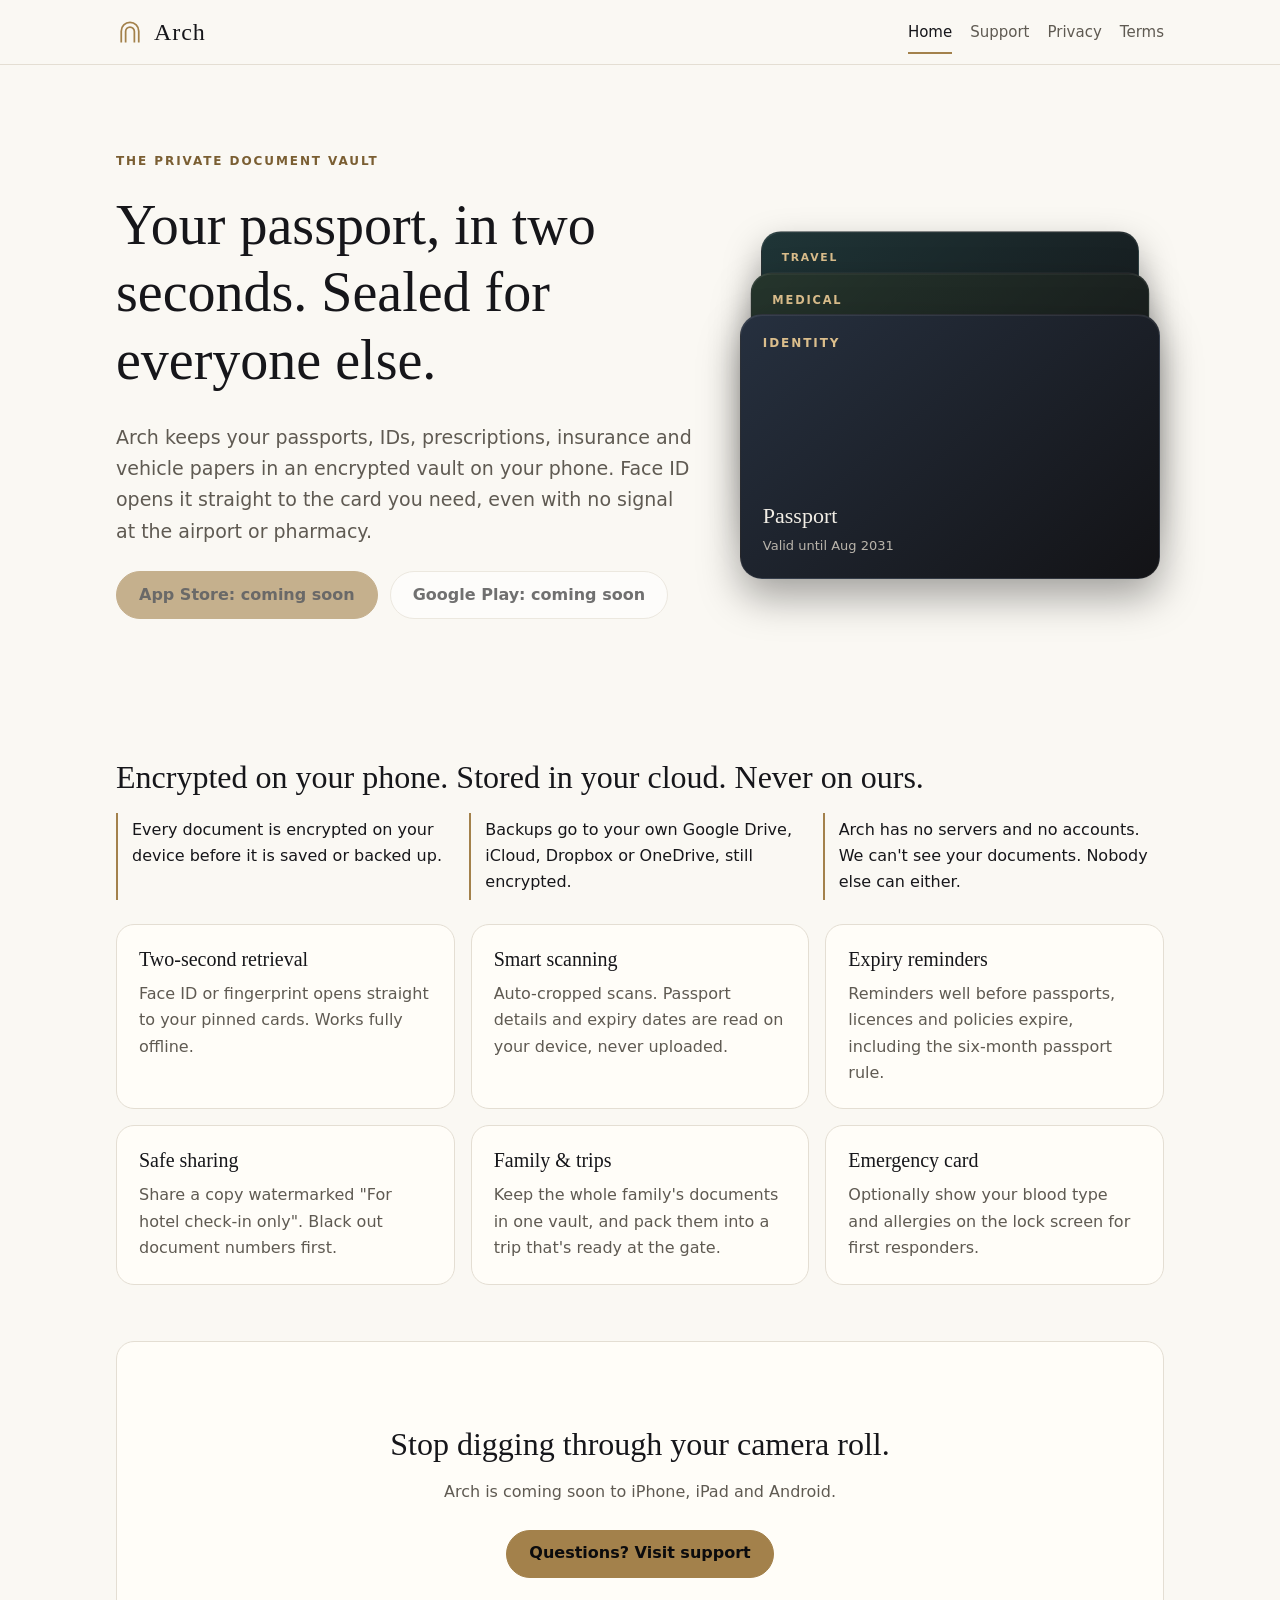
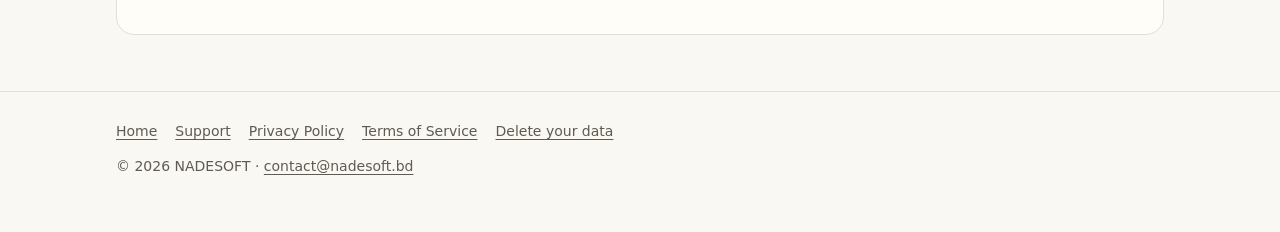
<file: index.html>
<!doctype html>
<html lang="en">
  <head>
    <meta charset="utf-8" />
    <meta name="viewport" content="width=device-width, initial-scale=1" />
    <title>Arch: your documents, sealed</title>
    <meta
      name="description"
      content="Arch is a private, encrypted vault for passports, IDs, prescriptions and insurance. Encrypted on your phone. Stored in your cloud. Never on ours." />
    <meta name="theme-color" content="#0b0b0d" />
    <link rel="stylesheet" href="assets/style.css" />
  </head>
  <body>
    <a class="skip-link" href="#main">Skip to content</a>
    <header class="site-header">
      <div class="wrap">
        <a class="brand" href="index.html" aria-label="Arch home">
          <svg
            viewBox="0 0 32 32"
            aria-hidden="true"
            fill="none"
            stroke="currentColor"
            stroke-width="2">
            <path d="M6 28V15a10 10 0 0 1 20 0v13" />
            <path d="M11 28V15.5a5 5 0 0 1 10 0V28" />
          </svg>
          Arch
        </a>
        <nav class="site-nav" aria-label="Main">
          <a href="index.html" aria-current="page">Home</a>
          <a href="support.html">Support</a>
          <a href="privacy-policy.html">Privacy</a>
          <a href="terms.html">Terms</a>
        </nav>
      </div>
    </header>

    <main id="main" class="wrap">
      <section class="hero">
        <div>
          <p class="overline">The private document vault</p>
          <h1>Your passport, in two seconds. Sealed for everyone else.</h1>
          <p class="lede">
            Arch keeps your passports, IDs, prescriptions, insurance and vehicle papers in an
            encrypted vault on your phone. Face ID opens it straight to the card you need, even with
            no signal at the airport or pharmacy.
          </p>
          <div class="btn-row">
            <a class="btn btn-primary" aria-disabled="true" role="link">App Store: coming soon</a>
            <a class="btn" aria-disabled="true" role="link">Google Play: coming soon</a>
          </div>
        </div>
        <div class="card-stack" aria-hidden="true">
          <div class="doc-card c1">
            <p class="overline">Travel</p>
            <div><strong>Travel insurance</strong><br /><span>Valid until Mar 2027</span></div>
          </div>
          <div class="doc-card c2">
            <p class="overline">Medical</p>
            <div><strong>Prescription</strong><br /><span>Renew in 12 days</span></div>
          </div>
          <div class="doc-card c3">
            <p class="overline">Identity</p>
            <div><strong>Passport</strong><br /><span>Valid until Aug 2031</span></div>
          </div>
        </div>
      </section>

      <h2>Encrypted on your phone. Stored in your cloud. Never on ours.</h2>
      <ul class="promise">
        <li>Every document is encrypted on your device before it is saved or backed up.</li>
        <li>Backups go to your own Google Drive, iCloud, Dropbox or OneDrive, still encrypted.</li>
        <li>
          Arch has no servers and no accounts. We can't see your documents. Nobody else can either.
        </li>
      </ul>

      <section class="features" aria-label="Features">
        <article class="feature">
          <h3>Two-second retrieval</h3>
          <p>Face ID or fingerprint opens straight to your pinned cards. Works fully offline.</p>
        </article>
        <article class="feature">
          <h3>Smart scanning</h3>
          <p>
            Auto-cropped scans. Passport details and expiry dates are read on your device, never
            uploaded.
          </p>
        </article>
        <article class="feature">
          <h3>Expiry reminders</h3>
          <p>
            Reminders well before passports, licences and policies expire, including the six-month
            passport rule.
          </p>
        </article>
        <article class="feature">
          <h3>Safe sharing</h3>
          <p>
            Share a copy watermarked "For hotel check-in only". Black out document numbers first.
          </p>
        </article>
        <article class="feature">
          <h3>Family &amp; trips</h3>
          <p>
            Keep the whole family's documents in one vault, and pack them into a trip that's ready
            at the gate.
          </p>
        </article>
        <article class="feature">
          <h3>Emergency card</h3>
          <p>
            Optionally show your blood type and allergies on the lock screen for first responders.
          </p>
        </article>
      </section>

      <section class="cta">
        <h2>Stop digging through your camera roll.</h2>
        <p class="muted">Arch is coming soon to iPhone, iPad and Android.</p>
        <div class="btn-row">
          <a class="btn btn-primary" href="support.html">Questions? Visit support</a>
        </div>
      </section>
    </main>

    <footer class="site-footer">
      <div class="wrap">
        <nav aria-label="Footer">
          <a href="index.html">Home</a>
          <a href="support.html">Support</a>
          <a href="privacy-policy.html">Privacy Policy</a>
          <a href="terms.html">Terms of Service</a>
          <a href="delete-account.html">Delete your data</a>
        </nav>
        <p>© 2026 NADESOFT · <a href="mailto:contact@nadesoft.bd">contact@nadesoft.bd</a></p>
      </div>
    </footer>
  </body>
</html>
</file>
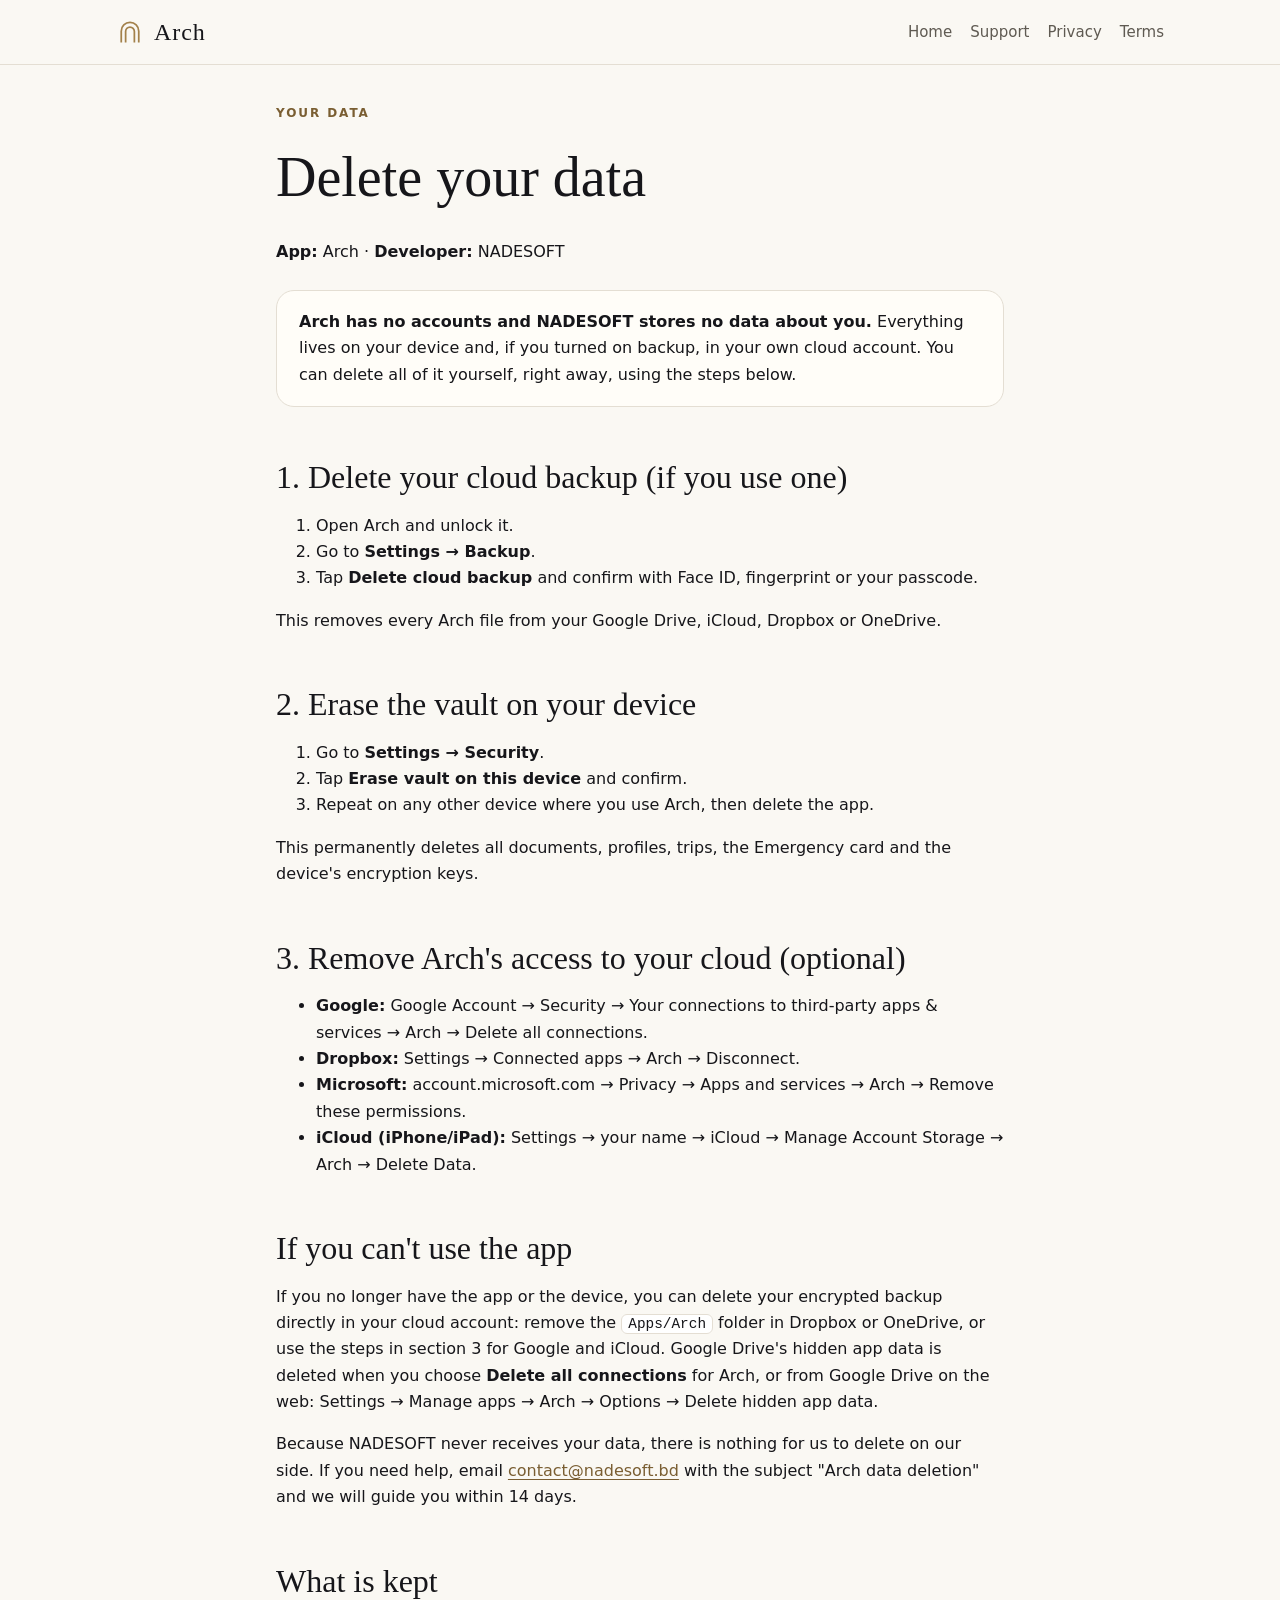
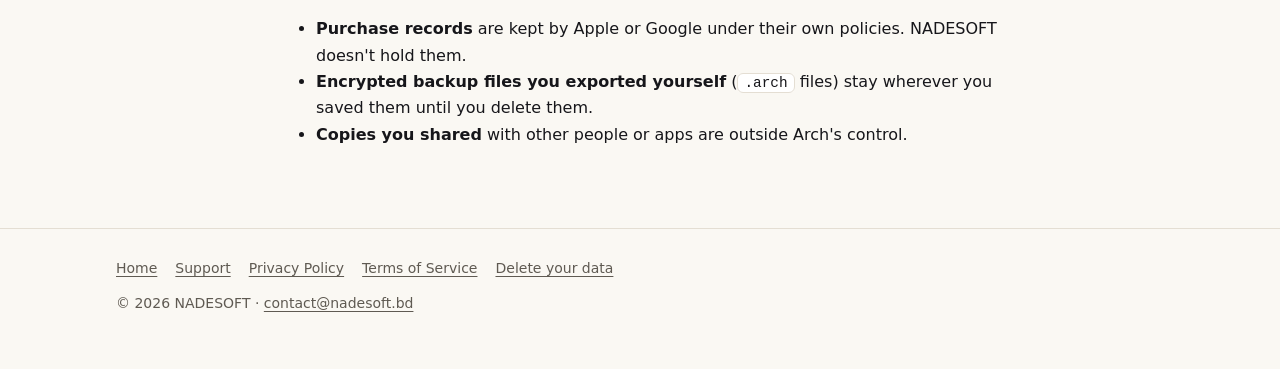
<file: delete-account.html>
<!doctype html>
<html lang="en">
  <head>
    <meta charset="utf-8" />
    <meta name="viewport" content="width=device-width, initial-scale=1" />
    <title>Delete your data · Arch</title>
    <meta
      name="description"
      content="How to delete all your Arch data from your device and your cloud backup." />
    <meta name="theme-color" content="#0b0b0d" />
    <link rel="stylesheet" href="assets/style.css" />
  </head>
  <body>
    <a class="skip-link" href="#main">Skip to content</a>
    <header class="site-header">
      <div class="wrap">
        <a class="brand" href="index.html" aria-label="Arch home">
          <svg
            viewBox="0 0 32 32"
            aria-hidden="true"
            fill="none"
            stroke="currentColor"
            stroke-width="2">
            <path d="M6 28V15a10 10 0 0 1 20 0v13" />
            <path d="M11 28V15.5a5 5 0 0 1 10 0V28" />
          </svg>
          Arch
        </a>
        <nav class="site-nav" aria-label="Main">
          <a href="index.html">Home</a>
          <a href="support.html">Support</a>
          <a href="privacy-policy.html">Privacy</a>
          <a href="terms.html">Terms</a>
        </nav>
      </div>
    </header>

    <main id="main" class="doc">
      <p class="overline">Your data</p>
      <h1>Delete your data</h1>
      <p><strong>App:</strong> Arch · <strong>Developer:</strong> NADESOFT</p>

      <div class="summary">
        <p style="margin: 0">
          <strong>Arch has no accounts and NADESOFT stores no data about you.</strong> Everything
          lives on your device and, if you turned on backup, in your own cloud account. You can
          delete all of it yourself, right away, using the steps below.
        </p>
      </div>

      <h2 id="in-app">1. Delete your cloud backup (if you use one)</h2>
      <ol>
        <li>Open Arch and unlock it.</li>
        <li>Go to <strong>Settings → Backup</strong>.</li>
        <li>
          Tap <strong>Delete cloud backup</strong> and confirm with Face ID, fingerprint or your
          passcode.
        </li>
      </ol>
      <p>This removes every Arch file from your Google Drive, iCloud, Dropbox or OneDrive.</p>

      <h2 id="device">2. Erase the vault on your device</h2>
      <ol>
        <li>Go to <strong>Settings → Security</strong>.</li>
        <li>Tap <strong>Erase vault on this device</strong> and confirm.</li>
        <li>Repeat on any other device where you use Arch, then delete the app.</li>
      </ol>
      <p>
        This permanently deletes all documents, profiles, trips, the Emergency card and the device's
        encryption keys.
      </p>

      <h2 id="revoke">3. Remove Arch's access to your cloud (optional)</h2>
      <ul>
        <li>
          <strong>Google:</strong> Google Account → Security → Your connections to third-party apps
          &amp; services → Arch → Delete all connections.
        </li>
        <li><strong>Dropbox:</strong> Settings → Connected apps → Arch → Disconnect.</li>
        <li>
          <strong>Microsoft:</strong> account.microsoft.com → Privacy → Apps and services → Arch →
          Remove these permissions.
        </li>
        <li>
          <strong>iCloud (iPhone/iPad):</strong> Settings → your name → iCloud → Manage Account
          Storage → Arch → Delete Data.
        </li>
      </ul>

      <h2 id="without-app">If you can't use the app</h2>
      <p>
        If you no longer have the app or the device, you can delete your encrypted backup directly
        in your cloud account: remove the <code>Apps/Arch</code> folder in Dropbox or OneDrive, or
        use the steps in section 3 for Google and iCloud. Google Drive's hidden app data is deleted
        when you choose <strong>Delete all connections</strong> for Arch, or from Google Drive on
        the web: Settings → Manage apps → Arch → Options → Delete hidden app data.
      </p>
      <p>
        Because NADESOFT never receives your data, there is nothing for us to delete on our side. If
        you need help, email
        <a href="mailto:contact@nadesoft.bd?subject=Arch%20data%20deletion">contact@nadesoft.bd</a>
        with the subject "Arch data deletion" and we will guide you within 14 days.
      </p>

      <h2 id="kept">What is kept</h2>
      <ul>
        <li>
          <strong>Purchase records</strong> are kept by Apple or Google under their own policies.
          NADESOFT doesn't hold them.
        </li>
        <li>
          <strong>Encrypted backup files you exported yourself</strong> (<code>.arch</code> files)
          stay wherever you saved them until you delete them.
        </li>
        <li>
          <strong>Copies you shared</strong> with other people or apps are outside Arch's control.
        </li>
      </ul>
    </main>

    <footer class="site-footer">
      <div class="wrap">
        <nav aria-label="Footer">
          <a href="index.html">Home</a>
          <a href="support.html">Support</a>
          <a href="privacy-policy.html">Privacy Policy</a>
          <a href="terms.html">Terms of Service</a>
          <a href="delete-account.html" aria-current="page">Delete your data</a>
        </nav>
        <p>© 2026 NADESOFT · <a href="mailto:contact@nadesoft.bd">contact@nadesoft.bd</a></p>
      </div>
    </footer>
  </body>
</html>
</file>
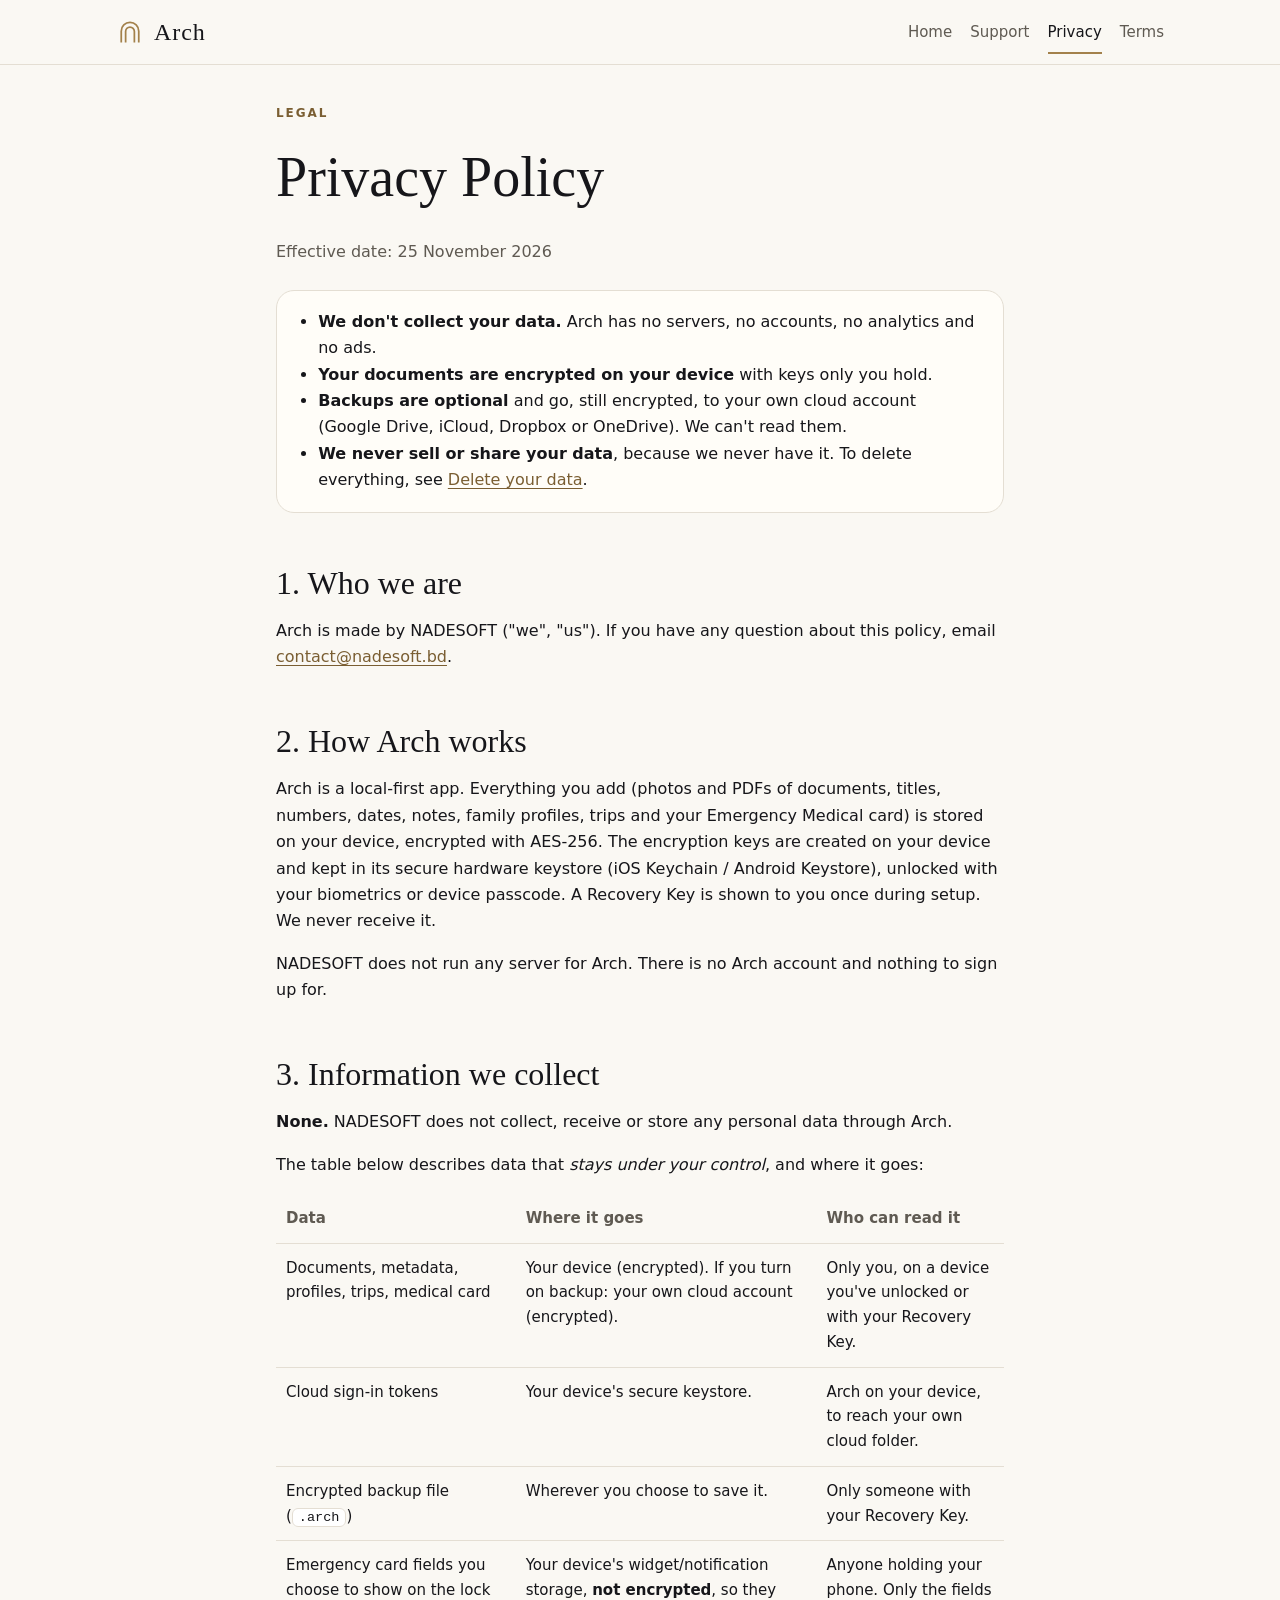
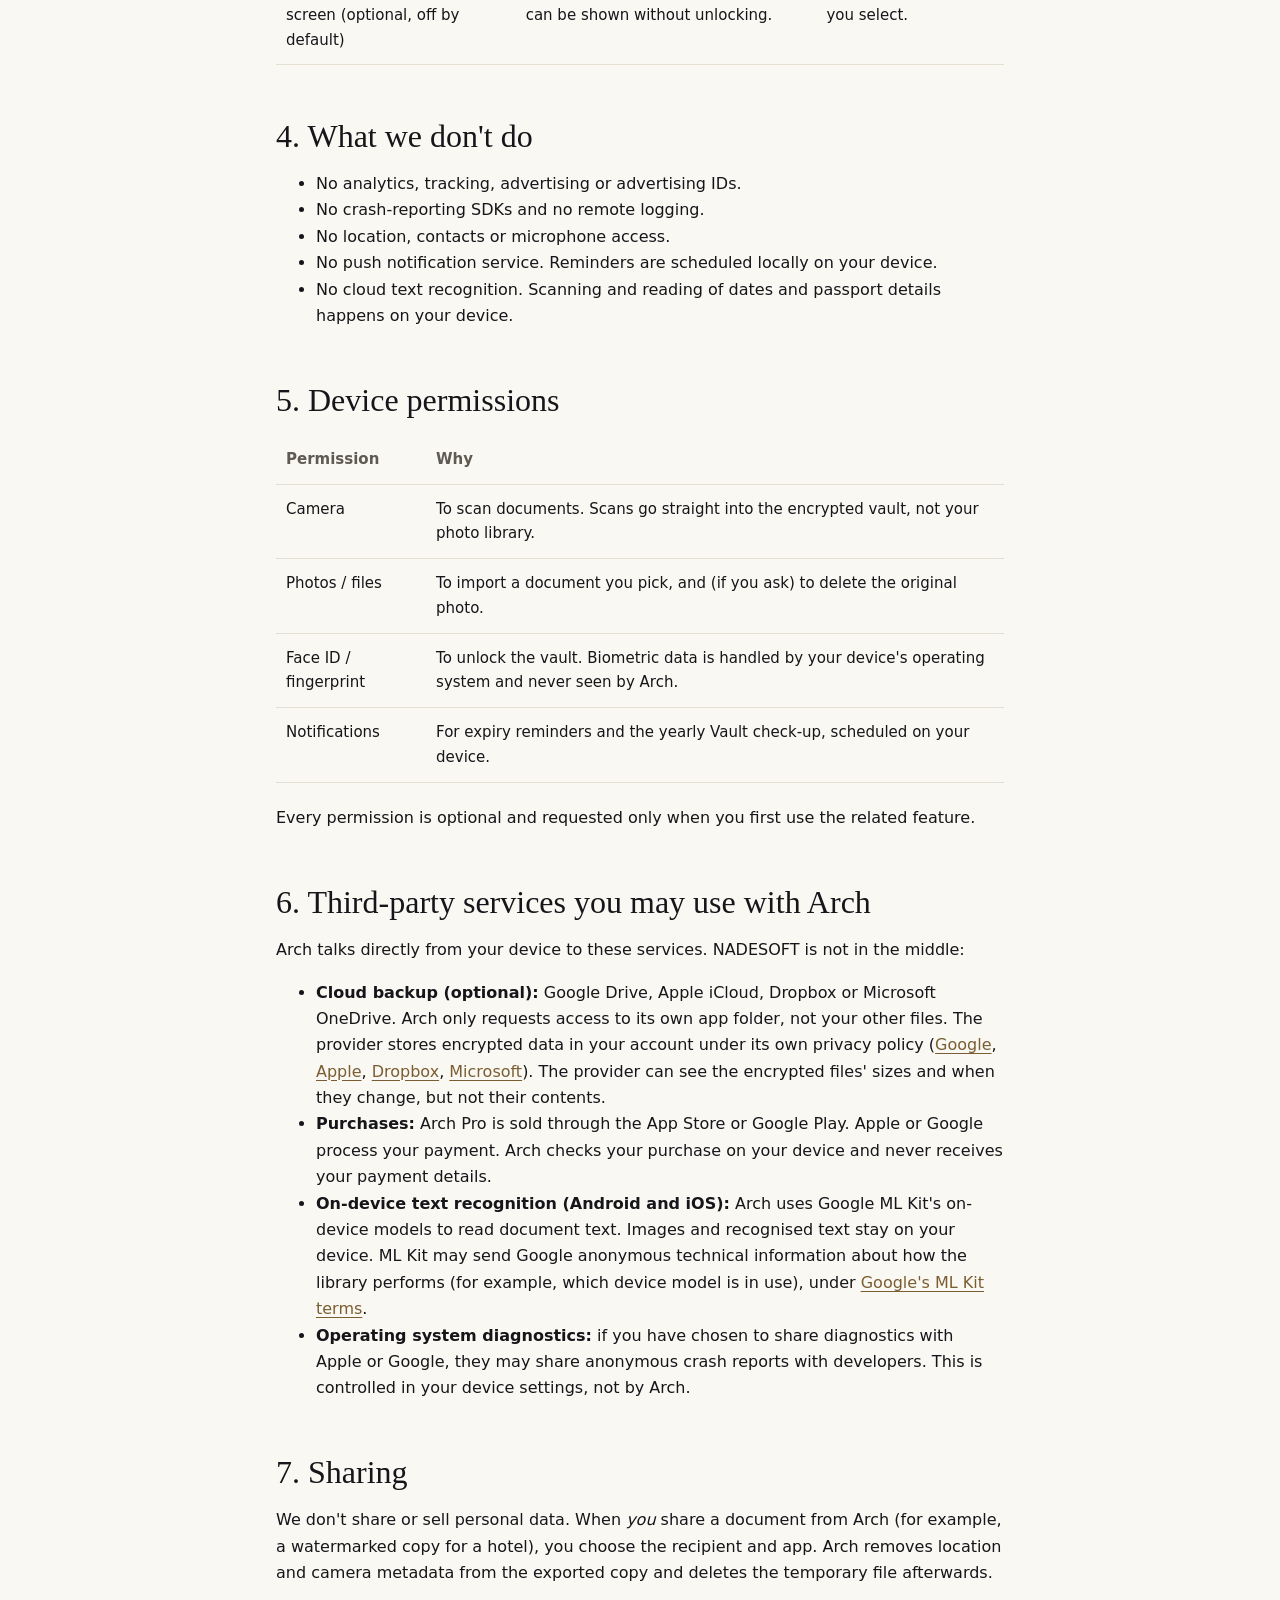
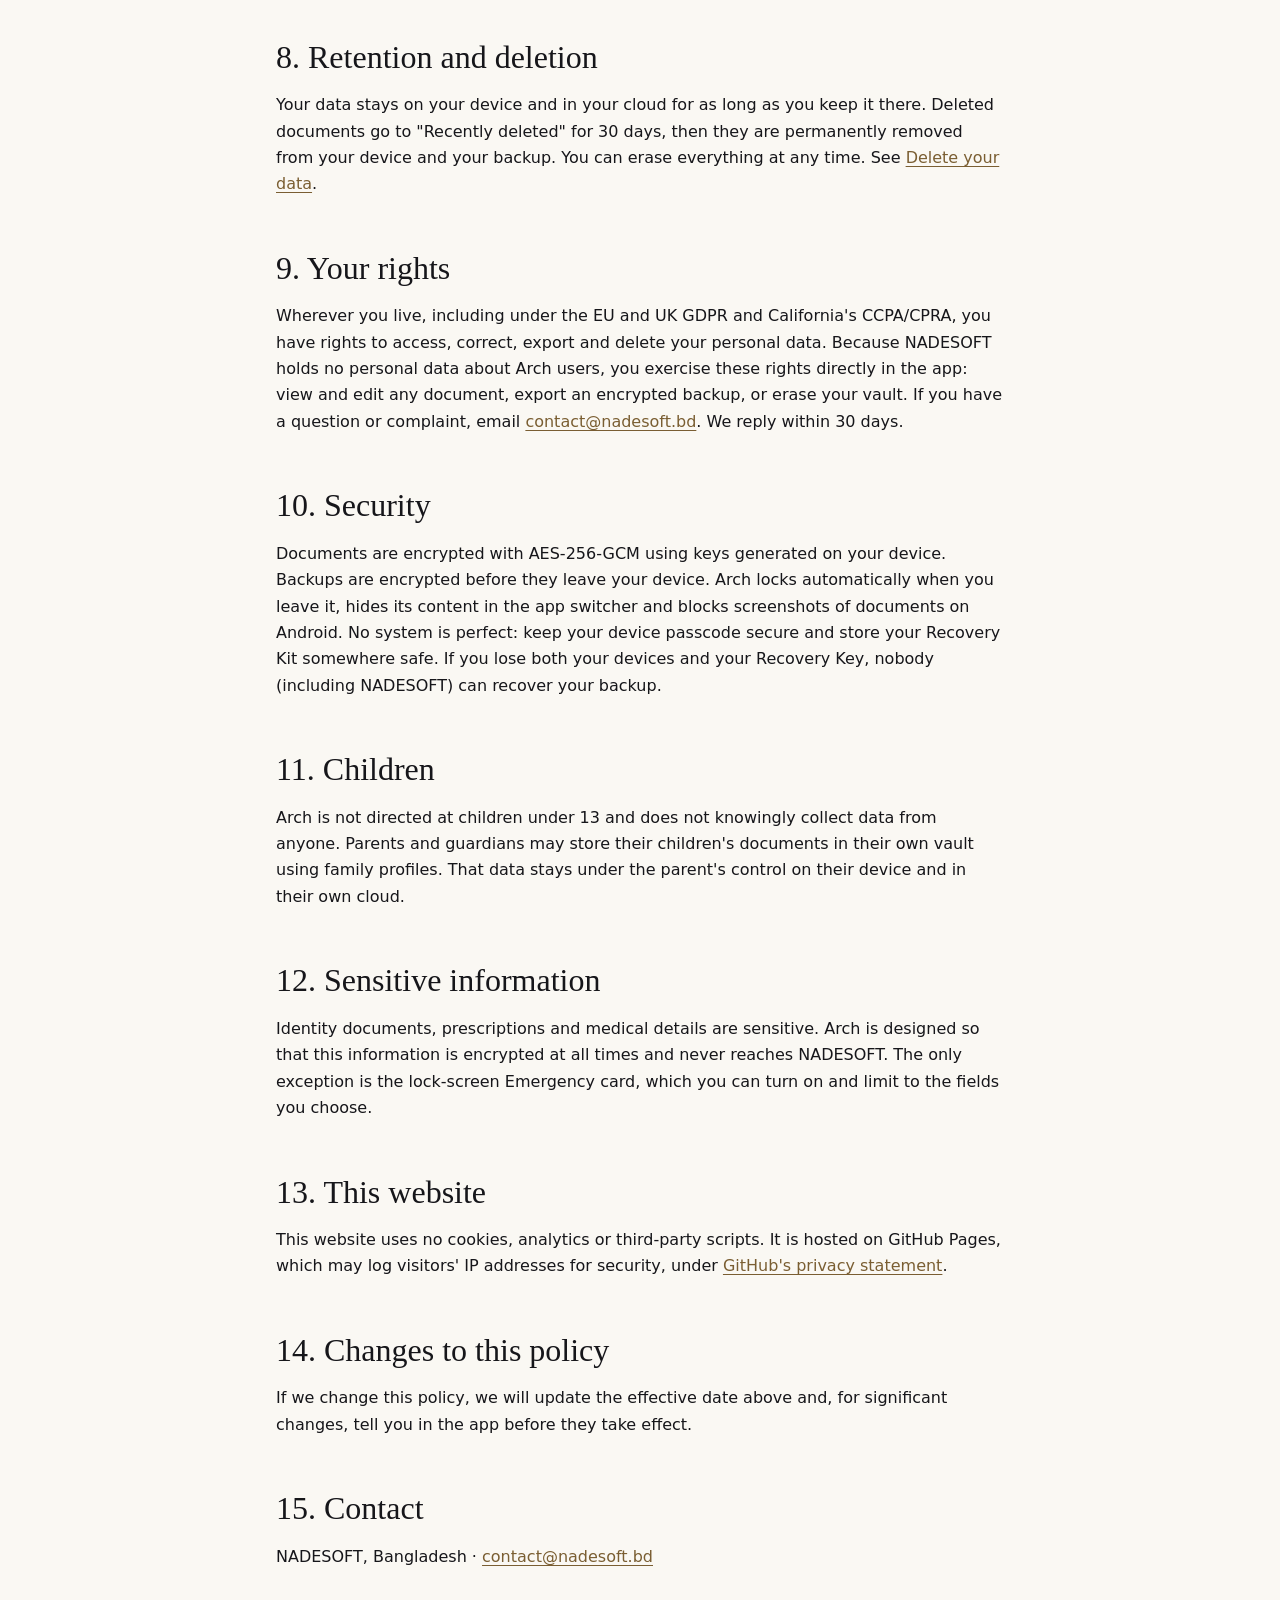
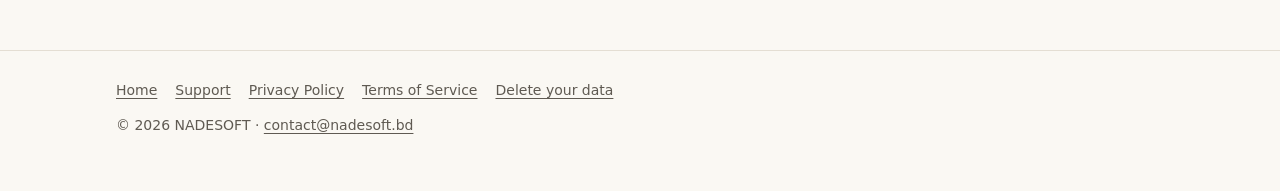
<file: privacy-policy.html>
<!doctype html>
<html lang="en">
  <head>
    <meta charset="utf-8" />
    <meta name="viewport" content="width=device-width, initial-scale=1" />
    <title>Privacy Policy · Arch</title>
    <meta
      name="description"
      content="How Arch handles your data: encrypted on your device, backed up only to your own cloud, never on our servers." />
    <meta name="theme-color" content="#0b0b0d" />
    <link rel="stylesheet" href="assets/style.css" />
  </head>
  <body>
    <a class="skip-link" href="#main">Skip to content</a>
    <header class="site-header">
      <div class="wrap">
        <a class="brand" href="index.html" aria-label="Arch home">
          <svg
            viewBox="0 0 32 32"
            aria-hidden="true"
            fill="none"
            stroke="currentColor"
            stroke-width="2">
            <path d="M6 28V15a10 10 0 0 1 20 0v13" />
            <path d="M11 28V15.5a5 5 0 0 1 10 0V28" />
          </svg>
          Arch
        </a>
        <nav class="site-nav" aria-label="Main">
          <a href="index.html">Home</a>
          <a href="support.html">Support</a>
          <a href="privacy-policy.html" aria-current="page">Privacy</a>
          <a href="terms.html">Terms</a>
        </nav>
      </div>
    </header>

    <main id="main" class="doc">
      <p class="overline">Legal</p>
      <h1>Privacy Policy</h1>
      <p class="muted">Effective date: 25 November 2026</p>

      <div class="summary" aria-label="Summary">
        <ul>
          <li>
            <strong>We don't collect your data.</strong> Arch has no servers, no accounts, no
            analytics and no ads.
          </li>
          <li>
            <strong>Your documents are encrypted on your device</strong> with keys only you hold.
          </li>
          <li>
            <strong>Backups are optional</strong> and go, still encrypted, to your own cloud account
            (Google Drive, iCloud, Dropbox or OneDrive). We can't read them.
          </li>
          <li>
            <strong>We never sell or share your data</strong>, because we never have it. To delete
            everything, see <a href="delete-account.html">Delete your data</a>.
          </li>
        </ul>
      </div>

      <h2 id="who">1. Who we are</h2>
      <p>
        Arch is made by NADESOFT ("we", "us"). If you have any question about this policy, email
        <a href="mailto:contact@nadesoft.bd">contact@nadesoft.bd</a>.
      </p>

      <h2 id="how-arch-works">2. How Arch works</h2>
      <p>
        Arch is a local-first app. Everything you add (photos and PDFs of documents, titles,
        numbers, dates, notes, family profiles, trips and your Emergency Medical card) is stored on
        your device, encrypted with AES-256. The encryption keys are created on your device and kept
        in its secure hardware keystore (iOS Keychain / Android Keystore), unlocked with your
        biometrics or device passcode. A Recovery Key is shown to you once during setup. We never
        receive it.
      </p>
      <p>
        NADESOFT does not run any server for Arch. There is no Arch account and nothing to sign up
        for.
      </p>

      <h2 id="what-we-collect">3. Information we collect</h2>
      <p>
        <strong>None.</strong> NADESOFT does not collect, receive or store any personal data through
        Arch.
      </p>
      <p>
        The table below describes data that <em>stays under your control</em>, and where it goes:
      </p>
      <table class="stack">
        <thead>
          <tr>
            <th>Data</th>
            <th>Where it goes</th>
            <th>Who can read it</th>
          </tr>
        </thead>
        <tbody>
          <tr>
            <td data-label="Data">Documents, metadata, profiles, trips, medical card</td>
            <td data-label="Where it goes">
              Your device (encrypted). If you turn on backup: your own cloud account (encrypted).
            </td>
            <td data-label="Who can read it">
              Only you, on a device you've unlocked or with your Recovery Key.
            </td>
          </tr>
          <tr>
            <td data-label="Data">Cloud sign-in tokens</td>
            <td data-label="Where it goes">Your device's secure keystore.</td>
            <td data-label="Who can read it">
              Arch on your device, to reach your own cloud folder.
            </td>
          </tr>
          <tr>
            <td data-label="Data">Encrypted backup file (<code>.arch</code>)</td>
            <td data-label="Where it goes">Wherever you choose to save it.</td>
            <td data-label="Who can read it">Only someone with your Recovery Key.</td>
          </tr>
          <tr>
            <td data-label="Data">
              Emergency card fields you choose to show on the lock screen (optional, off by default)
            </td>
            <td data-label="Where it goes">
              Your device's widget/notification storage, <strong>not encrypted</strong>, so they can
              be shown without unlocking.
            </td>
            <td data-label="Who can read it">
              Anyone holding your phone. Only the fields you select.
            </td>
          </tr>
        </tbody>
      </table>

      <h2 id="not-collected">4. What we don't do</h2>
      <ul>
        <li>No analytics, tracking, advertising or advertising IDs.</li>
        <li>No crash-reporting SDKs and no remote logging.</li>
        <li>No location, contacts or microphone access.</li>
        <li>No push notification service. Reminders are scheduled locally on your device.</li>
        <li>
          No cloud text recognition. Scanning and reading of dates and passport details happens on
          your device.
        </li>
      </ul>

      <h2 id="permissions">5. Device permissions</h2>
      <table class="stack">
        <thead>
          <tr>
            <th>Permission</th>
            <th>Why</th>
          </tr>
        </thead>
        <tbody>
          <tr>
            <td data-label="Permission">Camera</td>
            <td data-label="Why">
              To scan documents. Scans go straight into the encrypted vault, not your photo library.
            </td>
          </tr>
          <tr>
            <td data-label="Permission">Photos / files</td>
            <td data-label="Why">
              To import a document you pick, and (if you ask) to delete the original photo.
            </td>
          </tr>
          <tr>
            <td data-label="Permission">Face ID / fingerprint</td>
            <td data-label="Why">
              To unlock the vault. Biometric data is handled by your device's operating system and
              never seen by Arch.
            </td>
          </tr>
          <tr>
            <td data-label="Permission">Notifications</td>
            <td data-label="Why">
              For expiry reminders and the yearly Vault check-up, scheduled on your device.
            </td>
          </tr>
        </tbody>
      </table>
      <p>Every permission is optional and requested only when you first use the related feature.</p>

      <h2 id="third-parties">6. Third-party services you may use with Arch</h2>
      <p>Arch talks directly from your device to these services. NADESOFT is not in the middle:</p>
      <ul>
        <li>
          <strong>Cloud backup (optional):</strong> Google Drive, Apple iCloud, Dropbox or Microsoft
          OneDrive. Arch only requests access to its own app folder, not your other files. The
          provider stores encrypted data in your account under its own privacy policy (<a
            href="https://policies.google.com/privacy"
            rel="noopener"
            >Google</a
          >, <a href="https://www.apple.com/legal/privacy/" rel="noopener">Apple</a>,
          <a href="https://www.dropbox.com/privacy" rel="noopener">Dropbox</a>,
          <a href="https://privacy.microsoft.com/privacystatement" rel="noopener">Microsoft</a>).
          The provider can see the encrypted files' sizes and when they change, but not their
          contents.
        </li>
        <li>
          <strong>Purchases:</strong> Arch Pro is sold through the App Store or Google Play. Apple
          or Google process your payment. Arch checks your purchase on your device and never
          receives your payment details.
        </li>
        <li>
          <strong>On-device text recognition (Android and iOS):</strong> Arch uses Google ML Kit's
          on-device models to read document text. Images and recognised text stay on your device. ML
          Kit may send Google anonymous technical information about how the library performs (for
          example, which device model is in use), under
          <a href="https://developers.google.com/ml-kit/terms" rel="noopener"
            >Google's ML Kit terms</a
          >.
        </li>
        <li>
          <strong>Operating system diagnostics:</strong> if you have chosen to share diagnostics
          with Apple or Google, they may share anonymous crash reports with developers. This is
          controlled in your device settings, not by Arch.
        </li>
      </ul>

      <h2 id="sharing">7. Sharing</h2>
      <p>
        We don't share or sell personal data. When <em>you</em> share a document from Arch (for
        example, a watermarked copy for a hotel), you choose the recipient and app. Arch removes
        location and camera metadata from the exported copy and deletes the temporary file
        afterwards.
      </p>

      <h2 id="retention">8. Retention and deletion</h2>
      <p>
        Your data stays on your device and in your cloud for as long as you keep it there. Deleted
        documents go to "Recently deleted" for 30 days, then they are permanently removed from your
        device and your backup. You can erase everything at any time. See
        <a href="delete-account.html">Delete your data</a>.
      </p>

      <h2 id="rights">9. Your rights</h2>
      <p>
        Wherever you live, including under the EU and UK GDPR and California's CCPA/CPRA, you have
        rights to access, correct, export and delete your personal data. Because NADESOFT holds no
        personal data about Arch users, you exercise these rights directly in the app: view and edit
        any document, export an encrypted backup, or erase your vault. If you have a question or
        complaint, email <a href="mailto:contact@nadesoft.bd">contact@nadesoft.bd</a>. We reply
        within 30 days.
      </p>

      <h2 id="security">10. Security</h2>
      <p>
        Documents are encrypted with AES-256-GCM using keys generated on your device. Backups are
        encrypted before they leave your device. Arch locks automatically when you leave it, hides
        its content in the app switcher and blocks screenshots of documents on Android. No system is
        perfect: keep your device passcode secure and store your Recovery Kit somewhere safe. If you
        lose both your devices and your Recovery Key, nobody (including NADESOFT) can recover your
        backup.
      </p>

      <h2 id="children">11. Children</h2>
      <p>
        Arch is not directed at children under 13 and does not knowingly collect data from anyone.
        Parents and guardians may store their children's documents in their own vault using family
        profiles. That data stays under the parent's control on their device and in their own cloud.
      </p>

      <h2 id="sensitive">12. Sensitive information</h2>
      <p>
        Identity documents, prescriptions and medical details are sensitive. Arch is designed so
        that this information is encrypted at all times and never reaches NADESOFT. The only
        exception is the lock-screen Emergency card, which you can turn on and limit to the fields
        you choose.
      </p>

      <h2 id="website">13. This website</h2>
      <p>
        This website uses no cookies, analytics or third-party scripts. It is hosted on GitHub
        Pages, which may log visitors' IP addresses for security, under
        <a
          href="https://docs.github.com/site-policy/privacy-policies/github-general-privacy-statement"
          rel="noopener"
          >GitHub's privacy statement</a
        >.
      </p>

      <h2 id="changes">14. Changes to this policy</h2>
      <p>
        If we change this policy, we will update the effective date above and, for significant
        changes, tell you in the app before they take effect.
      </p>

      <h2 id="contact">15. Contact</h2>
      <p>
        NADESOFT, Bangladesh ·
        <a href="mailto:contact@nadesoft.bd?subject=Arch%20privacy%20question"
          >contact@nadesoft.bd</a
        >
      </p>
    </main>

    <footer class="site-footer">
      <div class="wrap">
        <nav aria-label="Footer">
          <a href="index.html">Home</a>
          <a href="support.html">Support</a>
          <a href="privacy-policy.html">Privacy Policy</a>
          <a href="terms.html">Terms of Service</a>
          <a href="delete-account.html">Delete your data</a>
        </nav>
        <p>© 2026 NADESOFT · <a href="mailto:contact@nadesoft.bd">contact@nadesoft.bd</a></p>
      </div>
    </footer>
  </body>
</html>
</file>
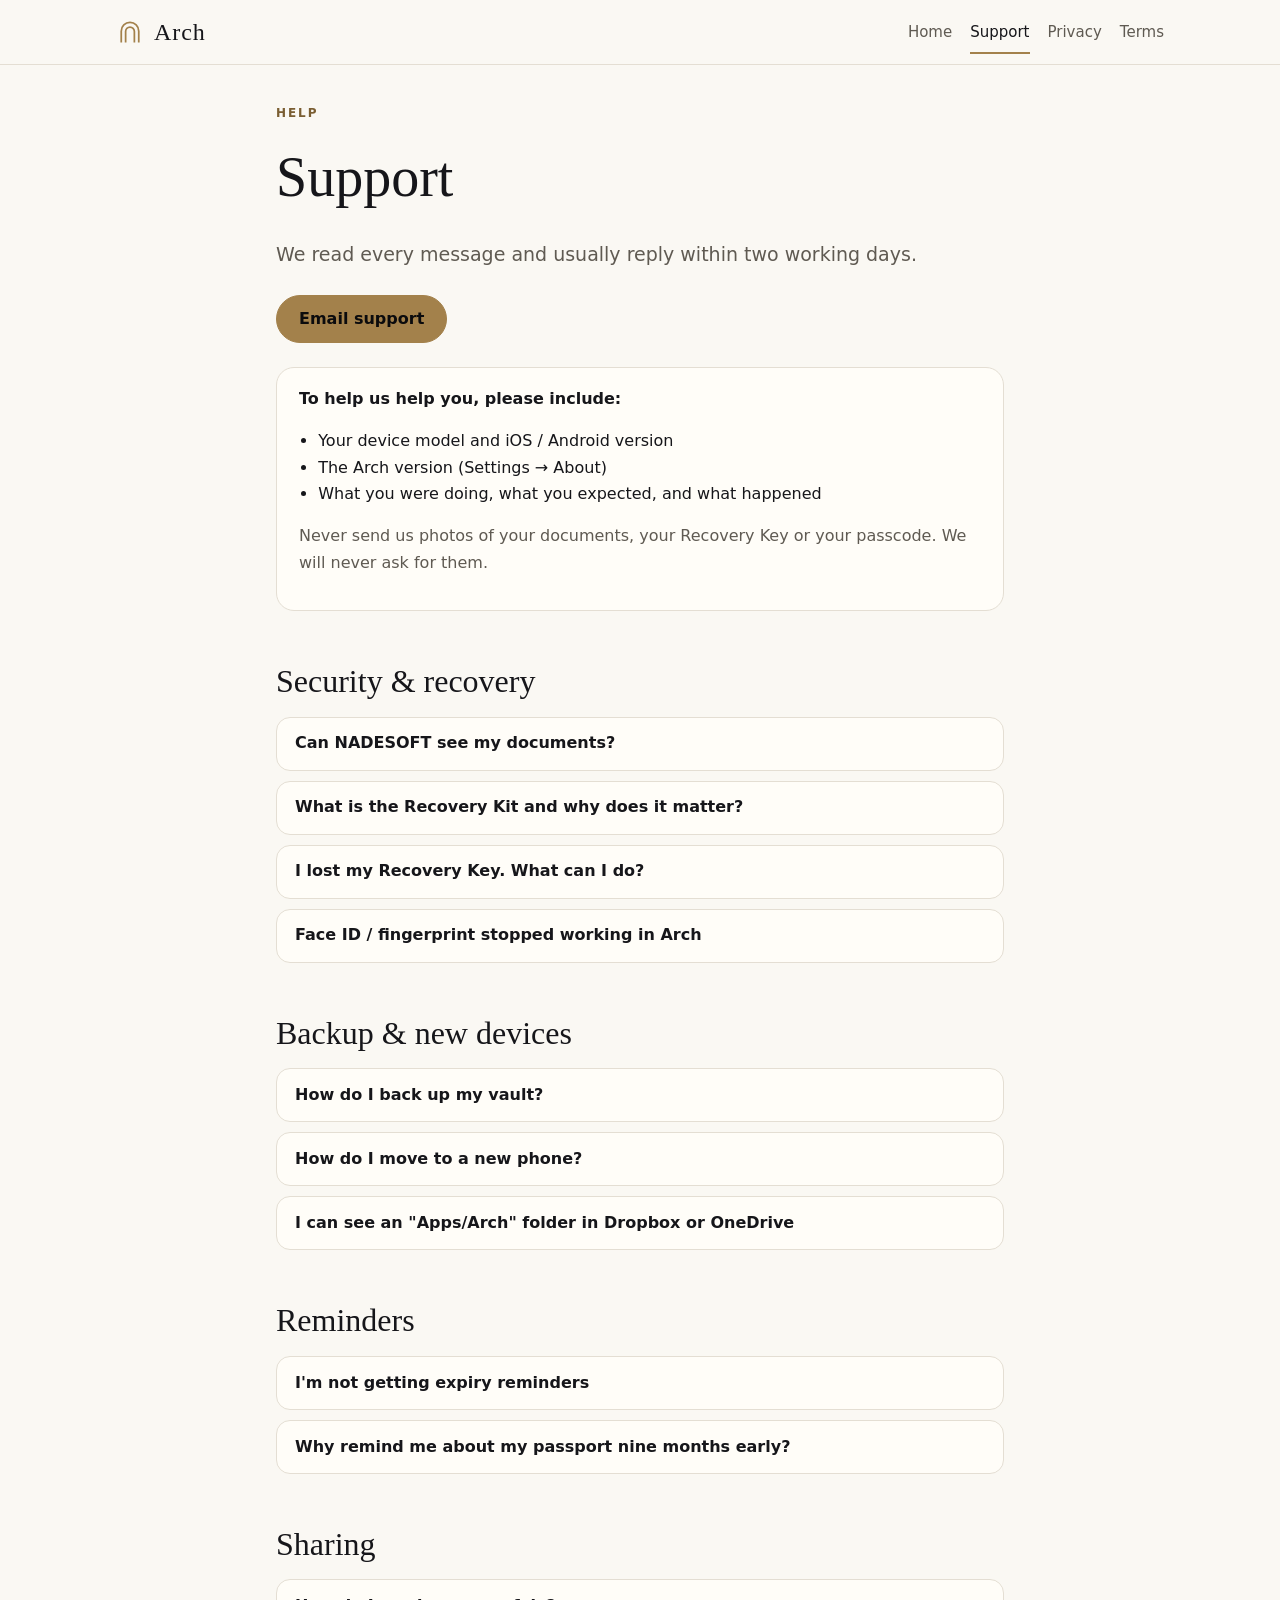
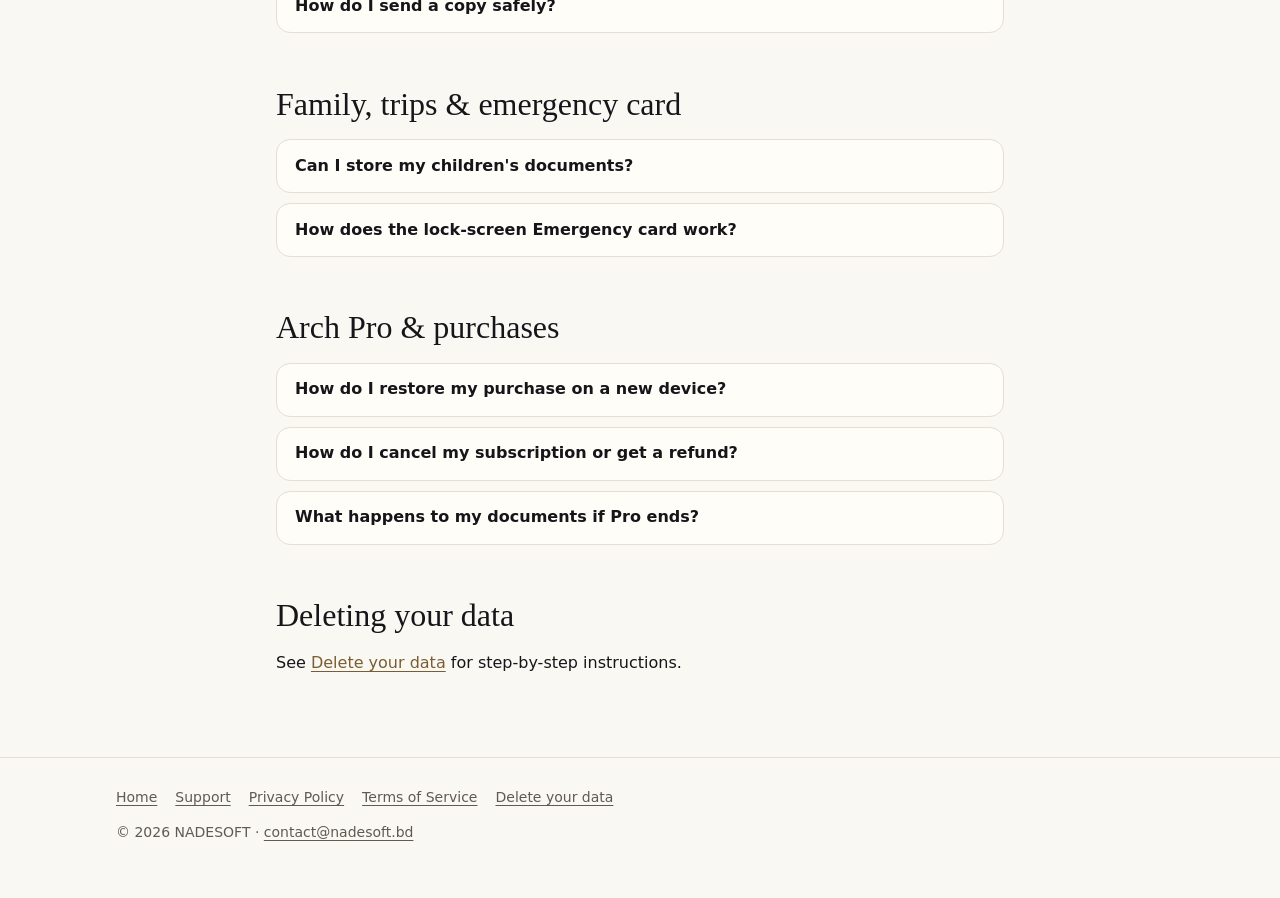
<file: support.html>
<!doctype html>
<html lang="en">
  <head>
    <meta charset="utf-8" />
    <meta name="viewport" content="width=device-width, initial-scale=1" />
    <title>Support · Arch</title>
    <meta
      name="description"
      content="Help with Arch: backups, recovery, reminders, sharing, family profiles and Arch Pro." />
    <meta name="theme-color" content="#0b0b0d" />
    <link rel="stylesheet" href="assets/style.css" />
  </head>
  <body>
    <a class="skip-link" href="#main">Skip to content</a>
    <header class="site-header">
      <div class="wrap">
        <a class="brand" href="index.html" aria-label="Arch home">
          <svg
            viewBox="0 0 32 32"
            aria-hidden="true"
            fill="none"
            stroke="currentColor"
            stroke-width="2">
            <path d="M6 28V15a10 10 0 0 1 20 0v13" />
            <path d="M11 28V15.5a5 5 0 0 1 10 0V28" />
          </svg>
          Arch
        </a>
        <nav class="site-nav" aria-label="Main">
          <a href="index.html">Home</a>
          <a href="support.html" aria-current="page">Support</a>
          <a href="privacy-policy.html">Privacy</a>
          <a href="terms.html">Terms</a>
        </nav>
      </div>
    </header>

    <main id="main" class="doc">
      <p class="overline">Help</p>
      <h1>Support</h1>
      <p class="lede">We read every message and usually reply within two working days.</p>
      <div class="btn-row">
        <a class="btn btn-primary" href="mailto:contact@nadesoft.bd?subject=Arch%20support"
          >Email support</a
        >
      </div>

      <div class="summary">
        <p><strong>To help us help you, please include:</strong></p>
        <ul>
          <li>Your device model and iOS / Android version</li>
          <li>The Arch version (Settings → About)</li>
          <li>What you were doing, what you expected, and what happened</li>
        </ul>
        <p class="muted" style="margin-top: 1em">
          Never send us photos of your documents, your Recovery Key or your passcode. We will never
          ask for them.
        </p>
      </div>

      <h2 id="security">Security &amp; recovery</h2>
      <details>
        <summary>Can NADESOFT see my documents?</summary>
        <p>
          No. Arch has no servers. Your documents are encrypted on your device and only backed up,
          still encrypted, to your own cloud account.
        </p>
      </details>
      <details>
        <summary>What is the Recovery Kit and why does it matter?</summary>
        <p>
          During setup Arch shows a 12-word Recovery Key and a QR code. It's the only way to restore
          your backup on a new phone. Print it or write it down and keep it somewhere safe, away
          from your phone. We can't recover it for you.
        </p>
      </details>
      <details>
        <summary>I lost my Recovery Key. What can I do?</summary>
        <p>
          If you can still open Arch on any device, go to Settings → Recovery Kit and create a new
          one. The old key stops working. If you have lost every device <em>and</em> the key, the
          backup can't be decrypted by anyone.
        </p>
      </details>
      <details>
        <summary>Face ID / fingerprint stopped working in Arch</summary>
        <p>
          Use your device passcode instead. If you removed your device passcode, your phone deletes
          Arch's device key for security. Open Arch and enter your Recovery Key to set it up again.
          No documents are lost.
        </p>
      </details>

      <h2 id="backup">Backup &amp; new devices</h2>
      <details>
        <summary>How do I back up my vault?</summary>
        <p>
          Settings → Backup → choose Google Drive, iCloud (iPhone and iPad), Dropbox or OneDrive.
          Everything is encrypted before upload. You can also use Settings → Export encrypted backup
          to save a single <code>.arch</code> file anywhere, with no cloud account needed.
        </p>
      </details>
      <details>
        <summary>How do I move to a new phone?</summary>
        <p>
          Install Arch, tap "I already use Arch", connect the same cloud account and scan or type
          your Recovery Key. Or open your <code>.arch</code> file with Arch and enter the key.
        </p>
      </details>
      <details>
        <summary>I can see an "Apps/Arch" folder in Dropbox or OneDrive</summary>
        <p>
          That's your encrypted backup. Please don't edit, move or delete files in it. If something
          goes missing, Arch offers to upload everything again from your phone.
        </p>
      </details>

      <h2 id="reminders">Reminders</h2>
      <details>
        <summary>I'm not getting expiry reminders</summary>
        <p>
          Check that notifications are allowed for Arch in your phone's settings, and that the
          document has an expiry date. Reminders are scheduled on your device, so battery-saver
          modes that close apps can delay them. Open Arch occasionally to refresh them.
        </p>
      </details>
      <details>
        <summary>Why remind me about my passport nine months early?</summary>
        <p>
          Many countries require your passport to be valid for six months after you arrive, and
          renewals take time. You can change the reminders for any document.
        </p>
      </details>

      <h2 id="sharing">Sharing</h2>
      <details>
        <summary>How do I send a copy safely?</summary>
        <p>
          Open the document → Share. Choose a purpose such as "Hotel check-in". Arch adds a dated
          watermark, lets you black out numbers, removes photo metadata, and deletes the temporary
          copy afterwards.
        </p>
      </details>

      <h2 id="family">Family, trips &amp; emergency card</h2>
      <details>
        <summary>Can I store my children's documents?</summary>
        <p>
          Yes. Add a person in the profile switcher and choose them as the owner when saving a
          document. Their documents stay in your vault.
        </p>
      </details>
      <details>
        <summary>How does the lock-screen Emergency card work?</summary>
        <p>
          It's off by default. If you turn it on, only the fields you choose (for example blood type
          and allergies) are shown without unlocking your phone, so first responders can read them.
          Turning it off removes them immediately.
        </p>
      </details>

      <h2 id="pro">Arch Pro &amp; purchases</h2>
      <details>
        <summary>How do I restore my purchase on a new device?</summary>
        <p>Use the same Apple ID or Google account, then open Settings → Restore purchases.</p>
      </details>
      <details>
        <summary>How do I cancel my subscription or get a refund?</summary>
        <p>
          Subscriptions are managed by Apple or Google. On iPhone: Settings → your name →
          Subscriptions. On Android: Google Play → Profile → Payments &amp; subscriptions. Refunds
          are handled by Apple or Google.
        </p>
      </details>
      <details>
        <summary>What happens to my documents if Pro ends?</summary>
        <p>
          They all stay viewable and shareable. Only Pro features (such as backup and unlimited
          reminders) pause.
        </p>
      </details>

      <h2 id="delete">Deleting your data</h2>
      <p>See <a href="delete-account.html">Delete your data</a> for step-by-step instructions.</p>
    </main>

    <footer class="site-footer">
      <div class="wrap">
        <nav aria-label="Footer">
          <a href="index.html">Home</a>
          <a href="support.html">Support</a>
          <a href="privacy-policy.html">Privacy Policy</a>
          <a href="terms.html">Terms of Service</a>
          <a href="delete-account.html">Delete your data</a>
        </nav>
        <p>© 2026 NADESOFT · <a href="mailto:contact@nadesoft.bd">contact@nadesoft.bd</a></p>
      </div>
    </footer>
  </body>
</html>
</file>
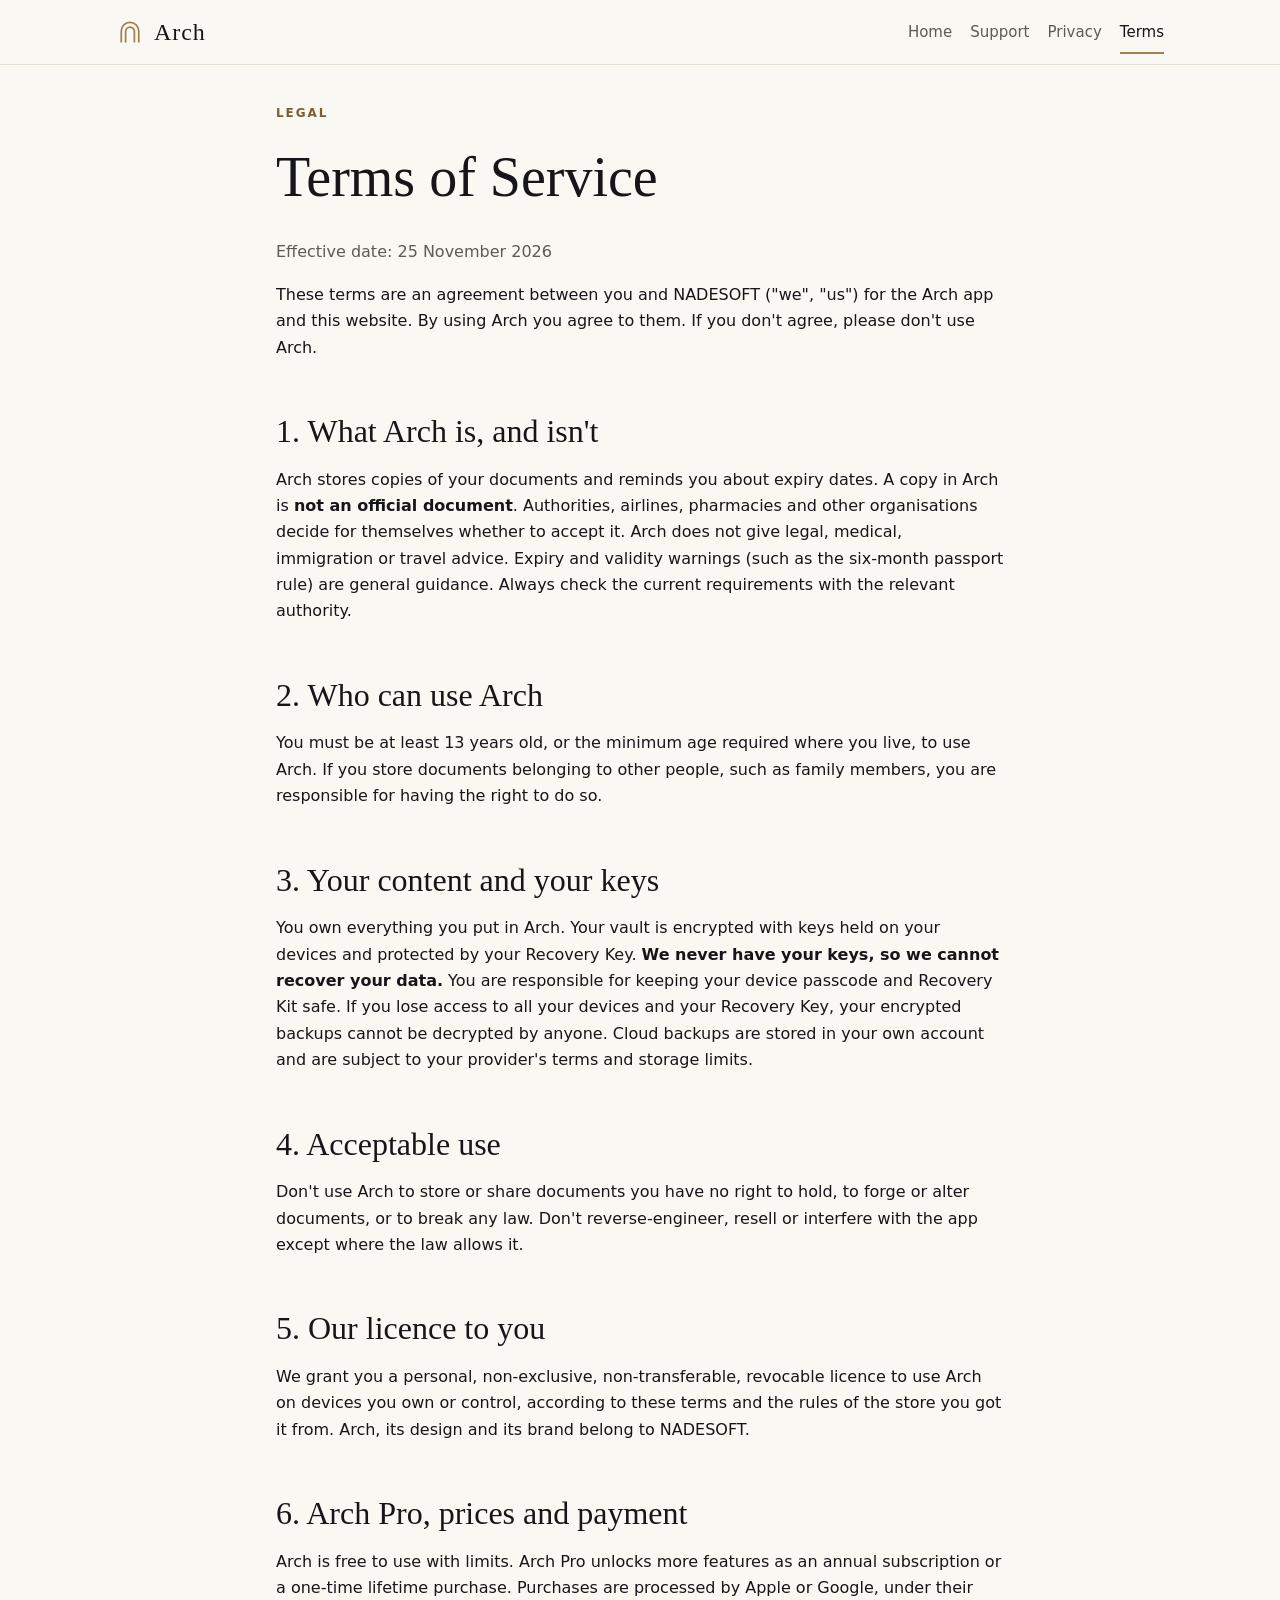
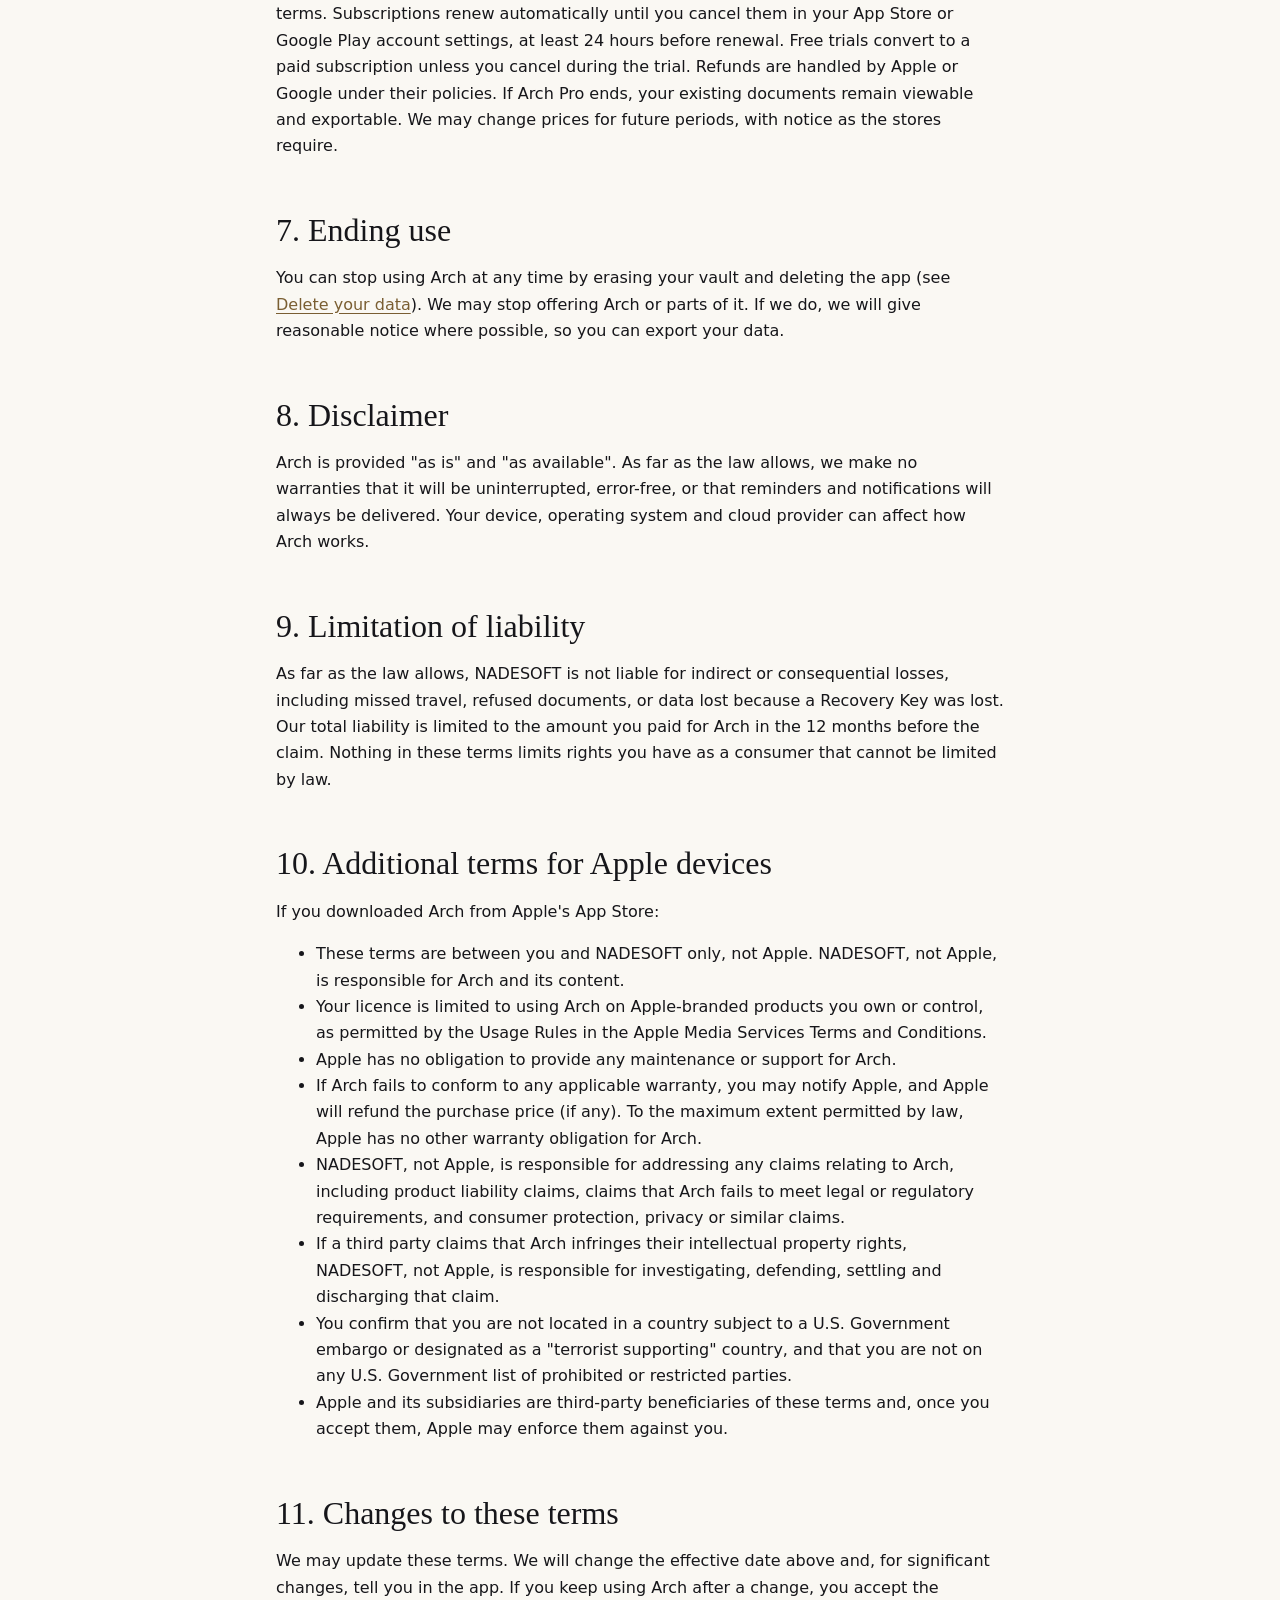
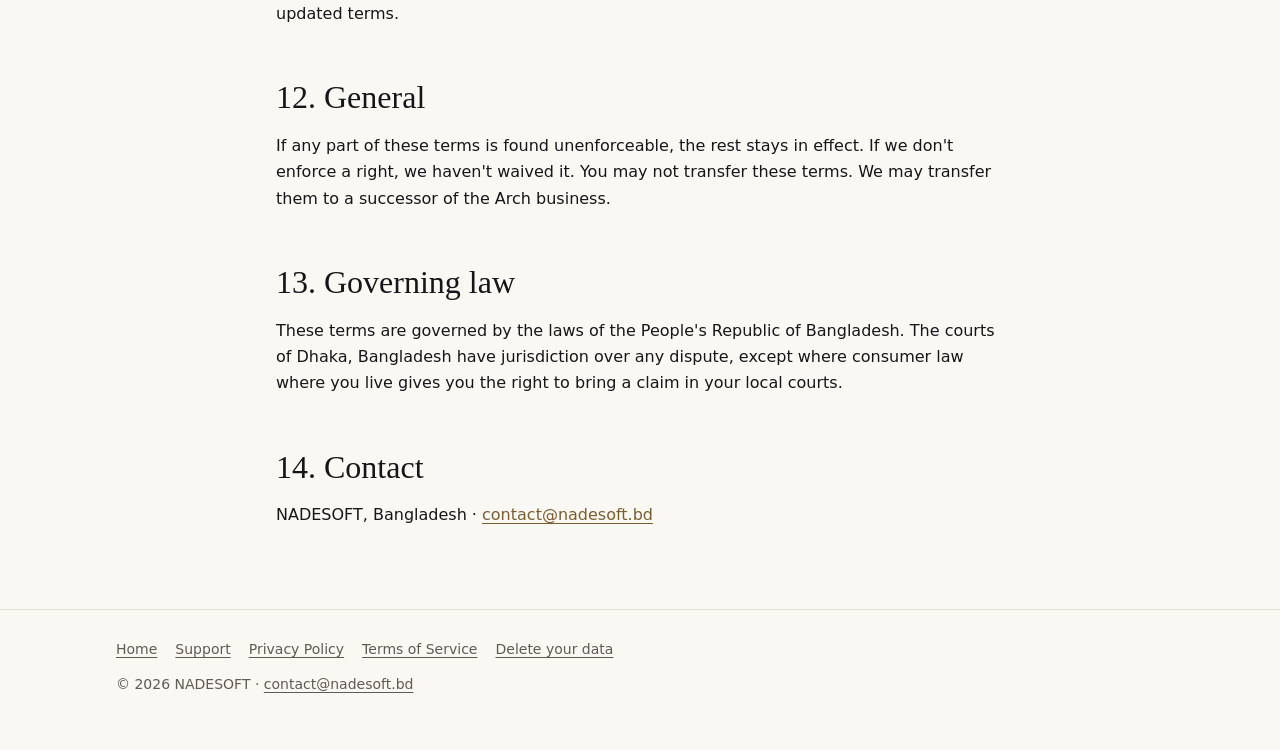
<file: terms.html>
<!doctype html>
<html lang="en">
  <head>
    <meta charset="utf-8" />
    <meta name="viewport" content="width=device-width, initial-scale=1" />
    <title>Terms of Service · Arch</title>
    <meta
      name="description"
      content="Terms of Service for the Arch document vault app by NADESOFT." />
    <meta name="theme-color" content="#0b0b0d" />
    <link rel="stylesheet" href="assets/style.css" />
  </head>
  <body>
    <a class="skip-link" href="#main">Skip to content</a>
    <header class="site-header">
      <div class="wrap">
        <a class="brand" href="index.html" aria-label="Arch home">
          <svg
            viewBox="0 0 32 32"
            aria-hidden="true"
            fill="none"
            stroke="currentColor"
            stroke-width="2">
            <path d="M6 28V15a10 10 0 0 1 20 0v13" />
            <path d="M11 28V15.5a5 5 0 0 1 10 0V28" />
          </svg>
          Arch
        </a>
        <nav class="site-nav" aria-label="Main">
          <a href="index.html">Home</a>
          <a href="support.html">Support</a>
          <a href="privacy-policy.html">Privacy</a>
          <a href="terms.html" aria-current="page">Terms</a>
        </nav>
      </div>
    </header>

    <main id="main" class="doc">
      <p class="overline">Legal</p>
      <h1>Terms of Service</h1>
      <p class="muted">Effective date: 25 November 2026</p>

      <p>
        These terms are an agreement between you and NADESOFT ("we", "us") for the Arch app and this
        website. By using Arch you agree to them. If you don't agree, please don't use Arch.
      </p>

      <h2 id="what-arch-is">1. What Arch is, and isn't</h2>
      <p>
        Arch stores copies of your documents and reminds you about expiry dates. A copy in Arch is
        <strong>not an official document</strong>. Authorities, airlines, pharmacies and other
        organisations decide for themselves whether to accept it. Arch does not give legal, medical,
        immigration or travel advice. Expiry and validity warnings (such as the six-month passport
        rule) are general guidance. Always check the current requirements with the relevant
        authority.
      </p>

      <h2 id="eligibility">2. Who can use Arch</h2>
      <p>
        You must be at least 13 years old, or the minimum age required where you live, to use Arch.
        If you store documents belonging to other people, such as family members, you are
        responsible for having the right to do so.
      </p>

      <h2 id="your-data">3. Your content and your keys</h2>
      <p>
        You own everything you put in Arch. Your vault is encrypted with keys held on your devices
        and protected by your Recovery Key.
        <strong>We never have your keys, so we cannot recover your data.</strong> You are
        responsible for keeping your device passcode and Recovery Kit safe. If you lose access to
        all your devices and your Recovery Key, your encrypted backups cannot be decrypted by
        anyone. Cloud backups are stored in your own account and are subject to your provider's
        terms and storage limits.
      </p>

      <h2 id="acceptable-use">4. Acceptable use</h2>
      <p>
        Don't use Arch to store or share documents you have no right to hold, to forge or alter
        documents, or to break any law. Don't reverse-engineer, resell or interfere with the app
        except where the law allows it.
      </p>

      <h2 id="licence">5. Our licence to you</h2>
      <p>
        We grant you a personal, non-exclusive, non-transferable, revocable licence to use Arch on
        devices you own or control, according to these terms and the rules of the store you got it
        from. Arch, its design and its brand belong to NADESOFT.
      </p>

      <h2 id="pro">6. Arch Pro, prices and payment</h2>
      <p>
        Arch is free to use with limits. Arch Pro unlocks more features as an annual subscription or
        a one-time lifetime purchase. Purchases are processed by Apple or Google, under their terms.
        Subscriptions renew automatically until you cancel them in your App Store or Google Play
        account settings, at least 24 hours before renewal. Free trials convert to a paid
        subscription unless you cancel during the trial. Refunds are handled by Apple or Google
        under their policies. If Arch Pro ends, your existing documents remain viewable and
        exportable. We may change prices for future periods, with notice as the stores require.
      </p>

      <h2 id="ending">7. Ending use</h2>
      <p>
        You can stop using Arch at any time by erasing your vault and deleting the app (see
        <a href="delete-account.html">Delete your data</a>). We may stop offering Arch or parts of
        it. If we do, we will give reasonable notice where possible, so you can export your data.
      </p>

      <h2 id="disclaimer">8. Disclaimer</h2>
      <p>
        Arch is provided "as is" and "as available". As far as the law allows, we make no warranties
        that it will be uninterrupted, error-free, or that reminders and notifications will always
        be delivered. Your device, operating system and cloud provider can affect how Arch works.
      </p>

      <h2 id="liability">9. Limitation of liability</h2>
      <p>
        As far as the law allows, NADESOFT is not liable for indirect or consequential losses,
        including missed travel, refused documents, or data lost because a Recovery Key was lost.
        Our total liability is limited to the amount you paid for Arch in the 12 months before the
        claim. Nothing in these terms limits rights you have as a consumer that cannot be limited by
        law.
      </p>

      <h2 id="apple">10. Additional terms for Apple devices</h2>
      <p>If you downloaded Arch from Apple's App Store:</p>
      <ul>
        <li>
          These terms are between you and NADESOFT only, not Apple. NADESOFT, not Apple, is
          responsible for Arch and its content.
        </li>
        <li>
          Your licence is limited to using Arch on Apple-branded products you own or control, as
          permitted by the Usage Rules in the Apple Media Services Terms and Conditions.
        </li>
        <li>Apple has no obligation to provide any maintenance or support for Arch.</li>
        <li>
          If Arch fails to conform to any applicable warranty, you may notify Apple, and Apple will
          refund the purchase price (if any). To the maximum extent permitted by law, Apple has no
          other warranty obligation for Arch.
        </li>
        <li>
          NADESOFT, not Apple, is responsible for addressing any claims relating to Arch, including
          product liability claims, claims that Arch fails to meet legal or regulatory requirements,
          and consumer protection, privacy or similar claims.
        </li>
        <li>
          If a third party claims that Arch infringes their intellectual property rights, NADESOFT,
          not Apple, is responsible for investigating, defending, settling and discharging that
          claim.
        </li>
        <li>
          You confirm that you are not located in a country subject to a U.S. Government embargo or
          designated as a "terrorist supporting" country, and that you are not on any U.S.
          Government list of prohibited or restricted parties.
        </li>
        <li>
          Apple and its subsidiaries are third-party beneficiaries of these terms and, once you
          accept them, Apple may enforce them against you.
        </li>
      </ul>

      <h2 id="changes">11. Changes to these terms</h2>
      <p>
        We may update these terms. We will change the effective date above and, for significant
        changes, tell you in the app. If you keep using Arch after a change, you accept the updated
        terms.
      </p>

      <h2 id="general">12. General</h2>
      <p>
        If any part of these terms is found unenforceable, the rest stays in effect. If we don't
        enforce a right, we haven't waived it. You may not transfer these terms. We may transfer
        them to a successor of the Arch business.
      </p>

      <h2 id="law">13. Governing law</h2>
      <p>
        These terms are governed by the laws of the People's Republic of Bangladesh. The courts of
        Dhaka, Bangladesh have jurisdiction over any dispute, except where consumer law where you
        live gives you the right to bring a claim in your local courts.
      </p>

      <h2 id="contact">14. Contact</h2>
      <p>
        NADESOFT, Bangladesh ·
        <a href="mailto:contact@nadesoft.bd?subject=Arch%20terms%20question">contact@nadesoft.bd</a>
      </p>
    </main>

    <footer class="site-footer">
      <div class="wrap">
        <nav aria-label="Footer">
          <a href="index.html">Home</a>
          <a href="support.html">Support</a>
          <a href="privacy-policy.html">Privacy Policy</a>
          <a href="terms.html">Terms of Service</a>
          <a href="delete-account.html">Delete your data</a>
        </nav>
        <p>© 2026 NADESOFT · <a href="mailto:contact@nadesoft.bd">contact@nadesoft.bd</a></p>
      </div>
    </footer>
  </body>
</html>
</file>
<file: assets/style.css>
/* Arch website: one stylesheet, no external fonts or scripts.
   Colour tokens mirror src/design/tokens.ts (Obsidian & brass). Dark-first. */

:root {
  --bg: #0b0b0d;
  --surface: #131316;
  --raised: #1c1c21;
  --border: #2a2a31;
  --text: #f2eee6;
  --muted: #9c978e;
  --accent: #c8a46a;
  --accent-text: #c8a46a;
  --on-accent: #0b0b0d;
  --focus: #dbbe8c;
  --serif: ui-serif, 'New York', 'Iowan Old Style', Georgia, 'Times New Roman', serif;
  --sans: system-ui, -apple-system, 'Segoe UI', Roboto, 'Helvetica Neue', Arial, sans-serif;
  --radius: 18px;
  --max: 1080px;
  color-scheme: dark;
}

@media (prefers-color-scheme: light) {
  :root {
    --bg: #faf8f3;
    --surface: #fffdf8;
    --raised: #ffffff;
    --border: #e4ded3;
    --text: #16161a;
    --muted: #5f5a52;
    --accent: #a3814b;
    --accent-text: #7a5e32;
    --on-accent: #0b0b0d;
    --focus: #7a5e32;
    color-scheme: light;
  }
}

*,
*::before,
*::after {
  box-sizing: border-box;
}

html {
  -webkit-text-size-adjust: 100%;
}

body {
  margin: 0;
  background: var(--bg);
  color: var(--text);
  font: 16px/1.65 var(--sans);
  overflow-x: hidden;
}

a {
  color: var(--accent-text);
  text-underline-offset: 3px;
}

a:focus-visible,
button:focus-visible,
summary:focus-visible {
  outline: 3px solid var(--focus);
  outline-offset: 3px;
  border-radius: 6px;
}

.skip-link {
  position: absolute;
  left: -9999px;
  top: 8px;
  background: var(--accent);
  color: var(--on-accent);
  padding: 10px 16px;
  border-radius: 999px;
  z-index: 10;
}

.skip-link:focus {
  left: 16px;
}

.wrap {
  max-width: var(--max);
  margin: 0 auto;
  padding: 0 16px;
}

/* Header */
.site-header {
  border-bottom: 1px solid var(--border);
}

.site-header .wrap {
  display: flex;
  align-items: center;
  justify-content: space-between;
  flex-wrap: wrap;
  gap: 8px 24px;
  min-height: 64px;
  padding-top: 8px;
  padding-bottom: 8px;
}

.brand {
  display: inline-flex;
  align-items: center;
  gap: 10px;
  color: var(--text);
  text-decoration: none;
  font: 400 24px/1 var(--serif);
  letter-spacing: 0.04em;
}

.brand svg {
  width: 28px;
  height: 28px;
  color: var(--accent);
}

.site-nav {
  display: flex;
  flex-wrap: wrap;
  gap: 4px 18px;
  font-size: 15px;
}

.site-nav a {
  color: var(--muted);
  text-decoration: none;
  padding: 10px 0;
}

.site-nav a:hover,
.site-nav a[aria-current='page'] {
  color: var(--text);
}

.site-nav a[aria-current='page'] {
  box-shadow: inset 0 -2px 0 var(--accent);
}

/* Typography */
h1,
h2,
h3 {
  font-family: var(--serif);
  font-weight: 400;
  line-height: 1.2;
  margin: 1.6em 0 0.5em;
}

h1 {
  font-size: clamp(34px, 6vw, 56px);
  margin-top: 0.4em;
}

h2 {
  font-size: clamp(24px, 3.5vw, 32px);
}

h3 {
  font-size: 20px;
}

p,
ul,
ol {
  margin: 0 0 1em;
}

.muted {
  color: var(--muted);
}

.overline {
  font: 600 12px/1.4 var(--sans);
  letter-spacing: 0.16em;
  text-transform: uppercase;
  color: var(--accent-text);
  margin: 0;
}

/* Buttons */
.btn {
  display: inline-flex;
  align-items: center;
  justify-content: center;
  min-height: 48px;
  padding: 0 22px;
  border-radius: 999px;
  font-weight: 600;
  text-decoration: none;
  border: 1px solid var(--border);
  color: var(--text);
  background: var(--raised);
}

.btn-primary {
  background: var(--accent);
  border-color: var(--accent);
  color: var(--on-accent);
}

.btn[aria-disabled='true'] {
  opacity: 0.6;
  cursor: default;
}

.btn-row {
  display: flex;
  flex-wrap: wrap;
  gap: 12px;
  margin: 24px 0;
}

/* Home */
.hero {
  padding: 56px 0 40px;
  display: grid;
  gap: 40px;
  align-items: center;
}

@media (min-width: 860px) {
  .hero {
    grid-template-columns: 1.15fr 0.85fr;
    padding: 88px 0 64px;
  }
}

.lede {
  font-size: 19px;
  color: var(--muted);
  max-width: 34em;
}

.card-stack {
  position: relative;
  height: 360px;
  max-width: 420px;
  width: 100%;
  margin: 0 auto;
}

.doc-card {
  position: absolute;
  left: 0;
  right: 0;
  aspect-ratio: 85.6 / 53.98;
  border-radius: 22px;
  border: 1px solid rgba(255, 255, 255, 0.08);
  box-shadow:
    inset 0 1px 0 rgba(255, 255, 255, 0.08),
    0 18px 40px rgba(0, 0, 0, 0.35);
  padding: 20px 22px;
  color: #f2eee6;
  display: flex;
  flex-direction: column;
  justify-content: space-between;
}

.doc-card .overline {
  color: #dbbe8c;
}

.doc-card strong {
  font: 400 22px/1.2 var(--serif);
}

.doc-card span {
  font-size: 13px;
  color: #b9b4ab;
  font-variant-numeric: tabular-nums;
}

.doc-card.c1 {
  top: 0;
  background: linear-gradient(140deg, #1f3537, #131316);
  transform: scale(0.9);
}

.doc-card.c2 {
  top: 48px;
  background: linear-gradient(140deg, #25352c, #131316);
  transform: scale(0.95);
}

.doc-card.c3 {
  top: 96px;
  background: linear-gradient(140deg, #26303f, #131316);
}

.features {
  display: grid;
  gap: 16px;
  margin: 24px 0 56px;
}

@media (min-width: 640px) {
  .features {
    grid-template-columns: repeat(2, 1fr);
  }
}

@media (min-width: 960px) {
  .features {
    grid-template-columns: repeat(3, 1fr);
  }
}

.feature {
  background: var(--surface);
  border: 1px solid var(--border);
  border-radius: var(--radius);
  padding: 22px;
}

.feature h3 {
  margin-top: 0;
}

.feature p {
  margin: 0;
  color: var(--muted);
}

.promise {
  display: grid;
  gap: 12px;
  margin: 8px 0 24px;
  padding: 0;
  list-style: none;
}

@media (min-width: 720px) {
  .promise {
    grid-template-columns: repeat(3, 1fr);
  }
}

.promise li {
  border-left: 2px solid var(--accent);
  padding: 4px 0 4px 14px;
}

.cta {
  background: var(--surface);
  border: 1px solid var(--border);
  border-radius: var(--radius);
  padding: 32px 22px;
  text-align: center;
  margin: 0 0 56px;
}

.cta .btn-row {
  justify-content: center;
}

/* Long-form pages */
.doc {
  max-width: 760px;
  padding: 40px 16px 64px;
  margin: 0 auto;
}

.summary {
  background: var(--surface);
  border: 1px solid var(--border);
  border-radius: var(--radius);
  padding: 18px 22px;
  margin: 24px 0;
}

.summary ul {
  margin: 0;
  padding-left: 1.2em;
}

table {
  width: 100%;
  border-collapse: collapse;
  margin: 0 0 1.5em;
  font-size: 15px;
}

th,
td {
  text-align: left;
  vertical-align: top;
  padding: 12px 10px;
  border-bottom: 1px solid var(--border);
}

th {
  font-weight: 600;
  color: var(--muted);
}

details {
  background: var(--surface);
  border: 1px solid var(--border);
  border-radius: 14px;
  margin: 0 0 10px;
  padding: 0 18px;
}

summary {
  cursor: pointer;
  font-weight: 600;
  min-height: 52px;
  display: flex;
  align-items: center;
}

details[open] summary {
  border-bottom: 1px solid var(--border);
  margin-bottom: 12px;
}

details p:last-child {
  margin-bottom: 14px;
}

kbd,
code {
  font:
    0.9em ui-monospace,
    'SF Mono',
    Menlo,
    Consolas,
    monospace;
  background: var(--raised);
  border: 1px solid var(--border);
  border-radius: 6px;
  padding: 1px 6px;
}

/* Footer */
.site-footer {
  border-top: 1px solid var(--border);
  padding: 28px 0 40px;
  font-size: 14px;
  color: var(--muted);
}

.site-footer nav {
  display: flex;
  flex-wrap: wrap;
  gap: 6px 18px;
  margin-bottom: 12px;
}

.site-footer a {
  color: var(--muted);
}

/* Phones: stack wide tables as cards */
@media (max-width: 600px) {
  table.stack thead {
    display: none;
  }
  table.stack tr {
    display: block;
    border: 1px solid var(--border);
    border-radius: 14px;
    padding: 6px 14px;
    margin-bottom: 12px;
    background: var(--surface);
  }
  table.stack td {
    display: block;
    border: 0;
    padding: 6px 0;
  }
  table.stack td::before {
    content: attr(data-label);
    display: block;
    font-size: 12px;
    font-weight: 600;
    letter-spacing: 0.08em;
    text-transform: uppercase;
    color: var(--muted);
  }
}
</file>
